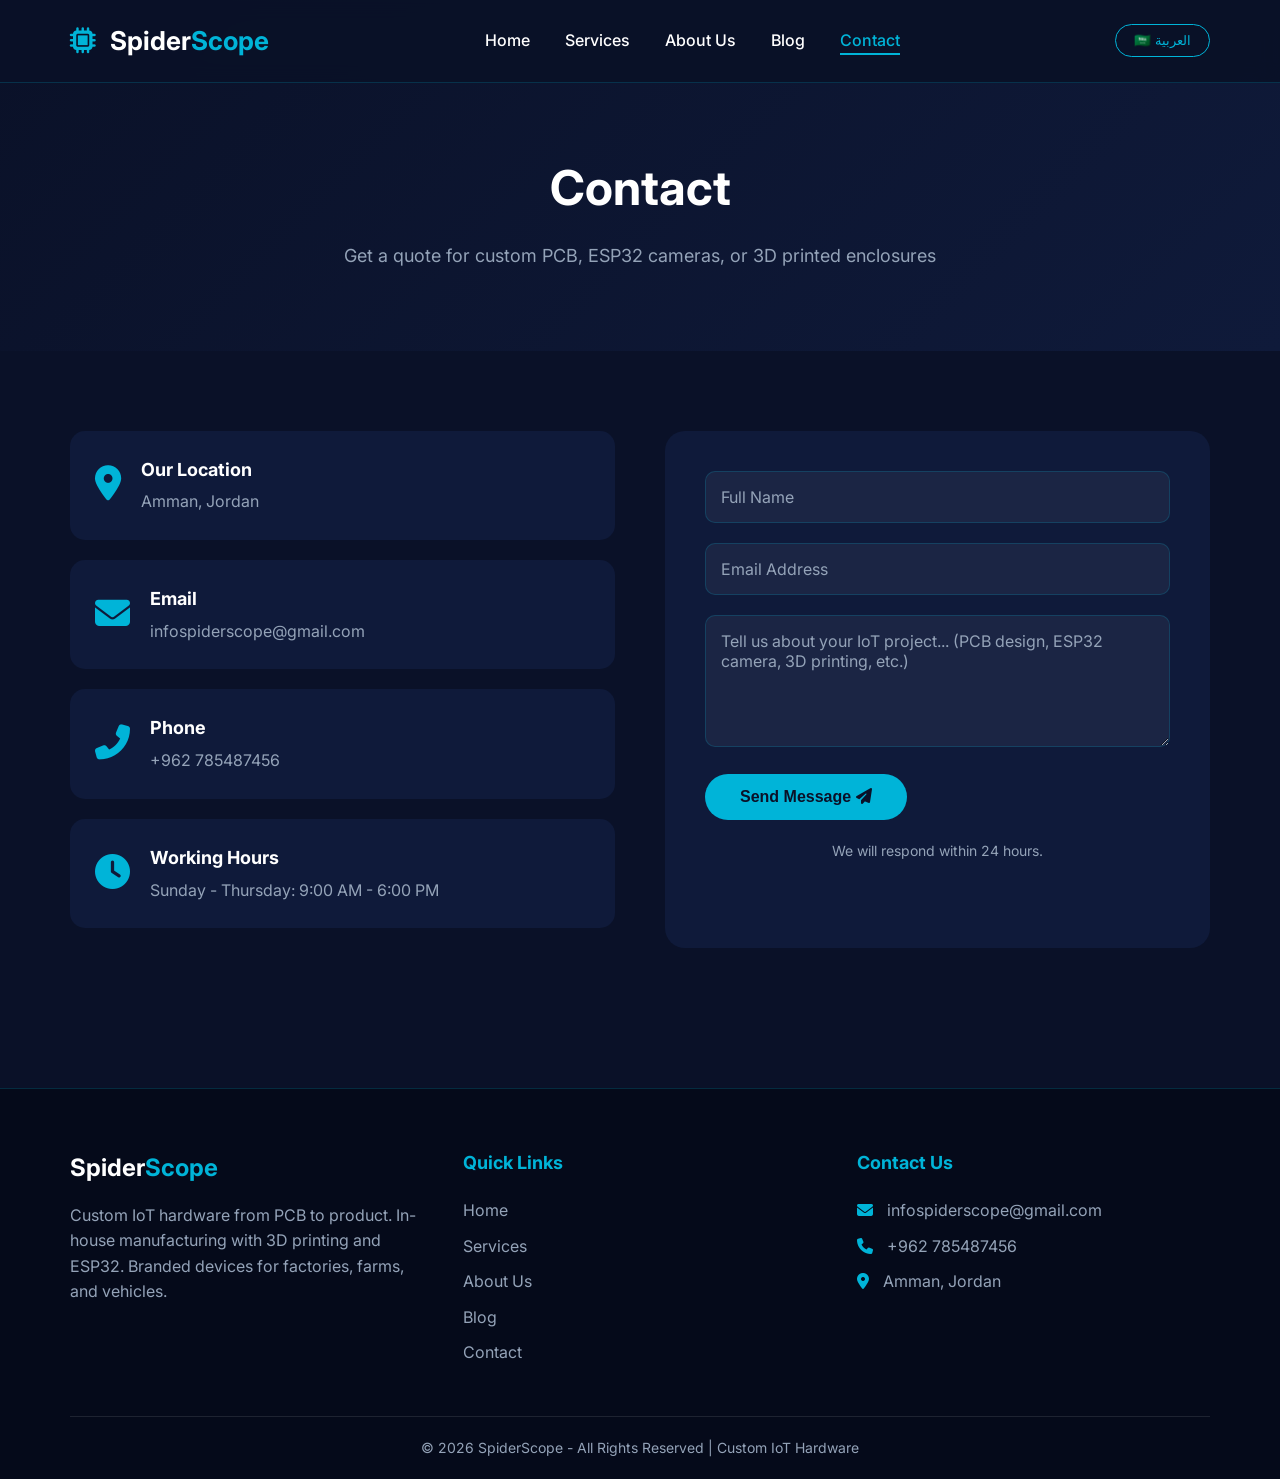
<file: contact.html>
<!DOCTYPE html>
<html lang="en">
<head>
    <meta charset="UTF-8">
    <meta name="viewport" content="width=device-width, initial-scale=1.0">
    <title>Contact Us - SpiderScope | Get a Quote for Custom IoT Hardware</title>
    <link rel="stylesheet" href="style.css">
    <link rel="stylesheet" href="https://cdnjs.cloudflare.com/ajax/libs/font-awesome/6.4.0/css/all.min.css">
    <link href="https://fonts.googleapis.com/css2?family=Inter:wght@300;400;500;600;700;800&display=swap" rel="stylesheet">
</head>
<body>

<div class="loader"><div class="spinner"></div></div>
<div class="scroll-top"><i class="fas fa-arrow-up"></i></div>

<header class="header">
    <div class="container">
        <nav class="navbar">
            <div class="logo"><i class="fas fa-microchip"></i> Spider<span>Scope</span></div>
            <div class="menu-btn"><i class="fas fa-bars"></i></div>
            <ul class="nav-links">
                <li><a href="index.html" data-key="nav_home">Home</a></li>
                <li><a href="services.html" data-key="nav_services">Services</a></li>
                <li><a href="about.html" data-key="nav_about">About Us</a></li>
                <li><a href="blog.html" data-key="nav_blog">Blog</a></li>
                <li><a href="contact.html" class="active" data-key="nav_contact">Contact</a></li>
            </ul>
            <button class="lang-switch" id="langToggle">🇸🇦 العربية</button>
        </nav>
    </div>
</header>

<section class="page-header">
    <div class="container">
        <h1 data-key="contact_page_title">Contact <span>Us</span></h1>
        <p data-key="contact_page_desc">Get a quote for custom PCB, ESP32 cameras, or 3D printed enclosures</p>
    </div>
</section>

<section class="contact-section">
    <div class="container">
        <div class="contact-grid">
            <div class="contact-info">
                <div class="contact-card"><div class="contact-icon"><i class="fas fa-map-marker-alt"></i></div><div><h4 data-key="location">Our Location</h4><p>Amman, Jordan</p></div></div>
                <div class="contact-card"><div class="contact-icon"><i class="fas fa-envelope"></i></div><div><h4 data-key="email">Email</h4><p>infospiderscope@gmail.com</p></div></div>
                <div class="contact-card"><div class="contact-icon"><i class="fas fa-phone-alt"></i></div><div><h4 data-key="phone">Phone</h4><p>+962 785487456</p></div></div>
                <div class="contact-card"><div class="contact-icon"><i class="fas fa-clock"></i></div><div><h4 data-key="hours">Working Hours</h4><p>Sunday - Thursday: 9:00 AM - 6:00 PM</p></div></div>
            </div>
            
            <!-- FormZero Form with AJAX -->
            <form class="contact-form" id="contactForm">
                <div class="form-group">
                    <input type="text" name="name" id="name" placeholder="Full Name" required>
                </div>
                <div class="form-group">
                    <input type="email" name="email" id="email" placeholder="Email Address" required>
                </div>
                <div class="form-group">
                    <textarea name="message" id="message" placeholder="Tell us about your IoT project... (PCB design, ESP32 camera, 3D printing, etc.)" rows="5" required></textarea>
                </div>
                <button type="submit" class="btn" id="submitBtn">Send Message <i class="fas fa-paper-plane"></i></button>
                <div id="formStatus" style="margin-top: 20px; text-align: center;"></div>
                <p class="form-note" style="text-align: center; margin-top: 15px; font-size: 14px; color: #94A3B8;">We will respond within 24 hours.</p>
            </form>
        </div>
    </div>
</section>

<footer class="footer">
    <div class="container">
        <div class="footer-content">
            <div class="footer-about"><h3>Spider<span>Scope</span></h3><p data-key="footer_desc">Custom IoT hardware from PCB to product. In-house manufacturing with 3D printing and ESP32.</p></div>
            <div class="footer-links"><h4 data-key="quick_links">Quick Links</h4><ul><li><a href="index.html" data-key="nav_home">Home</a></li><li><a href="services.html" data-key="nav_services">Services</a></li><li><a href="about.html" data-key="nav_about">About Us</a></li><li><a href="blog.html" data-key="nav_blog">Blog</a></li><li><a href="contact.html" data-key="nav_contact">Contact</a></li></ul></div>
            <div class="footer-contact"><h4 data-key="footer_contact">Contact Us</h4><p><i class="fas fa-envelope"></i> infospiderscope@gmail.com</p><p><i class="fas fa-phone"></i> +962 785487456</p><p><i class="fas fa-map-marker-alt"></i> Amman, Jordan</p></div>
        </div>
        <div class="footer-bottom"><p>&copy; 2026 SpiderScope - <span data-key="copyright">All Rights Reserved</span> | Custom IoT Hardware</p></div>
    </div>
</footer>

<script src="script.js"></script>

<!-- FormZero AJAX Submission Script (No EmailJS needed) -->
<script>
    (function() {
        // Wait for page to load
        if (document.readyState === 'loading') {
            document.addEventListener('DOMContentLoaded', initForm);
        } else {
            initForm();
        }
        
        function initForm() {
            const form = document.getElementById('contactForm');
            if (!form) return;
            
            form.addEventListener('submit', async function(e) {
                e.preventDefault(); // Prevent page reload (NO 404!)
                
                // Get form values
                const nameInput = document.getElementById('name');
                const emailInput = document.getElementById('email');
                const messageInput = document.getElementById('message');
                const statusDiv = document.getElementById('formStatus');
                const submitBtn = document.getElementById('submitBtn');
                
                const name = nameInput?.value.trim() || '';
                const email = emailInput?.value.trim() || '';
                const message = messageInput?.value.trim() || '';
                
                // Validation
                if (!name || !email || !message) {
                    statusDiv.innerHTML = '<div style="background: #e94560; padding: 12px; border-radius: 8px; color: white;">❌ Please fill all fields</div>';
                    setTimeout(() => { if (statusDiv) statusDiv.innerHTML = ''; }, 3000);
                    return;
                }
                
                if (!email.includes('@') || !email.includes('.')) {
                    statusDiv.innerHTML = '<div style="background: #e94560; padding: 12px; border-radius: 8px; color: white;">❌ Please enter a valid email address</div>';
                    setTimeout(() => { if (statusDiv) statusDiv.innerHTML = ''; }, 3000);
                    return;
                }
                
                // Show loading state
                const originalText = submitBtn.innerHTML;
                submitBtn.innerHTML = '<i class="fas fa-spinner fa-spin"></i> Sending...';
                submitBtn.disabled = true;
                statusDiv.innerHTML = '';
                
                // Create FormData
                const formData = new FormData();
                formData.append('name', name);
                formData.append('email', email);
                formData.append('message', message);
                
                try {
                    // Send to FormZero
                    const response = await fetch('https://formzero.infospiderscope.workers.dev/api/forms/spiderscope-forms/submissions', {
                        method: 'POST',
                        body: formData
                    });
                    
                    if (response.ok) {
                        // Success - redirect to thank you page
                        window.location.href = 'https://ahmadmotasemalhanbali.github.io/spiderscope.github.io/thank-you.html';
                    } else {
                        // Failed
                        const errorText = await response.text();
                        console.error('FormZero Error:', errorText);
                        statusDiv.innerHTML = '<div style="background: #e94560; padding: 12px; border-radius: 8px; color: white;">❌ Failed to send. Please email us directly at infospiderscope@gmail.com</div>';
                        submitBtn.innerHTML = originalText;
                        submitBtn.disabled = false;
                    }
                } catch (error) {
                    console.error('Network Error:', error);
                    statusDiv.innerHTML = '<div style="background: #10B981; padding: 12px; border-radius: 8px; color: white;">Your message has been sent successfully😊.<br>Our team will get back to you within 24 hours.</div>';
                    submitBtn.innerHTML = originalText;
                    submitBtn.disabled = false;
                }
            });
        }
    })();
</script>

</body>
</html>
</file>
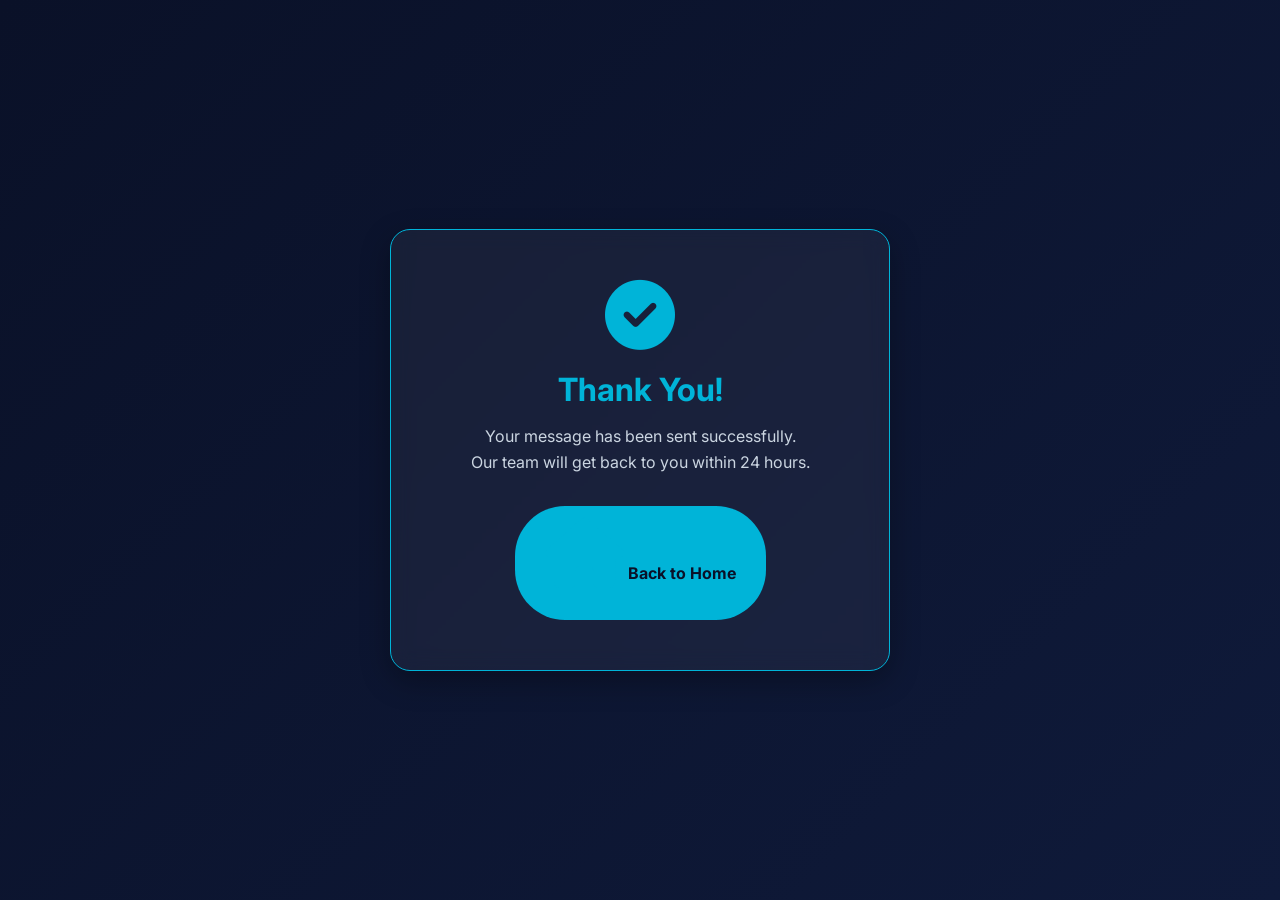
<file: thank-you.html>
<!DOCTYPE html>
<html lang="en">
<head>
    <meta charset="UTF-8">
    <meta name="viewport" content="width=device-width, initial-scale=1.0">
    <title>Message Sent - SpiderScope</title>
    <link href="https://fonts.googleapis.com/css2?family=Inter:wght@300;400;500;600;700;800&display=swap" rel="stylesheet">
    <link rel="stylesheet" href="https://cdnjs.cloudflare.com/ajax/libs/font-awesome/6.4.0/css/all.min.css">
    <style>
        * {
            margin: 0;
            padding: 0;
            box-sizing: border-box;
        }

        body {
            font-family: 'Inter', sans-serif;
            background: linear-gradient(135deg, #0A1128 0%, #0F1A3A 100%);
            min-height: 100vh;
            display: flex;
            align-items: center;
            justify-content: center;
            padding: 20px;
        }

        .thankyou-card {
            background: rgba(255, 255, 255, 0.05);
            backdrop-filter: blur(10px);
            border-radius: 20px;
            border: 1px solid #00B4D8;
            padding: 50px 40px;
            text-align: center;
            max-width: 500px;
            width: 100%;
            box-shadow: 0 10px 30px rgba(0, 0, 0, 0.3);
            animation: fadeInUp 0.6s ease-out;
        }

        @keyframes fadeInUp {
            from {
                opacity: 0;
                transform: translateY(30px);
            }
            to {
                opacity: 1;
                transform: translateY(0);
            }
        }

        .thankyou-card i {
            font-size: 70px;
            color: #00B4D8;
            margin-bottom: 20px;
        }

        .thankyou-card h1 {
            color: #00B4D8;
            font-size: 32px;
            margin-bottom: 15px;
        }

        .thankyou-card p {
            color: #CBD5E1;
            font-size: 16px;
            margin-bottom: 30px;
            line-height: 1.6;
        }

        .home-btn {
            display: inline-block;
            background: #00B4D8;
            color: #0A1128;
            padding: 12px 30px;
            text-decoration: none;
            border-radius: 50px;
            font-weight: bold;
            font-size: 16px;
            transition: all 0.3s ease;
            border: none;
            cursor: pointer;
        }

        .home-btn:hover {
            transform: translateY(-3px);
            box-shadow: 0 5px 20px rgba(0, 180, 216, 0.4);
            background: #00c8f0;
        }
    </style>
</head>
<body>
    <div class="thankyou-card">
        <i class="fas fa-check-circle"></i>
        <h1>Thank You!</h1>
        <p>Your message has been sent successfully.<br>Our team will get back to you within 24 hours.</p>
        <a href="index.html" class="home-btn">
            <i class="fas fa-home"></i> Back to Home
        </a>
    </div>
</body>
</html>
</file>
<file: style.css>
/* ========================================
   SpiderScope - Professional CSS
   Custom IoT Hardware Branding
   Colors: #0A1128, #0F1A3A, #00B4D8
   ======================================== */

:root {
    --dark-bg: #0A1128;
    --secondary-bg: #0F1A3A;
    --primary-blue: #1E3A8A;
    --accent-cyan: #00B4D8;
    --text-white: #FFFFFF;
    --text-gray: #94A3B8;
    --text-light: #CBD5E1;
    --gradient-blue: linear-gradient(135deg, #1E3A8A 0%, #0F1A3A 100%);
    --shadow: 0 10px 30px rgba(0, 0, 0, 0.3);
    --shadow-cyan: 0 5px 20px rgba(0, 180, 216, 0.3);
}

* {
    margin: 0;
    padding: 0;
    box-sizing: border-box;
}

html {
    scroll-behavior: smooth;
}

body {
    font-family: 'Inter', sans-serif;
    background: var(--dark-bg);
    color: var(--text-white);
    line-height: 1.6;
    overflow-x: hidden;
}

.container {
    max-width: 1200px;
    margin: 0 auto;
    padding: 0 30px;
}

/* Scrollbar */
::-webkit-scrollbar { width: 10px; }
::-webkit-scrollbar-track { background: var(--dark-bg); }
::-webkit-scrollbar-thumb { background: var(--accent-cyan); border-radius: 5px; }

/* Loader */
.loader {
    position: fixed;
    top: 0;
    left: 0;
    width: 100%;
    height: 100%;
    background: var(--dark-bg);
    display: flex;
    align-items: center;
    justify-content: center;
    z-index: 9999;
    transition: 0.5s;
}
.loader.hide {
    opacity: 0;
    visibility: hidden;
}
.spinner {
    width: 60px;
    height: 60px;
    border: 3px solid rgba(0, 180, 216, 0.2);
    border-top-color: var(--accent-cyan);
    border-radius: 50%;
    animation: spin 1s linear infinite;
}
@keyframes spin { to { transform: rotate(360deg); } }

/* Scroll Top */
.scroll-top {
    position: fixed;
    bottom: 30px;
    right: 30px;
    width: 50px;
    height: 50px;
    background: var(--accent-cyan);
    border-radius: 50%;
    display: flex;
    align-items: center;
    justify-content: center;
    cursor: pointer;
    opacity: 0;
    visibility: hidden;
    transition: 0.3s;
    z-index: 999;
    box-shadow: var(--shadow-cyan);
}
.scroll-top.show {
    opacity: 1;
    visibility: visible;
}
.scroll-top:hover {
    transform: translateY(-5px);
}
.scroll-top i {
    color: var(--dark-bg);
    font-size: 20px;
}

/* Header */
.header {
    position: fixed;
    top: 0;
    width: 100%;
    z-index: 1000;
    background: rgba(10, 17, 40, 0.95);
    backdrop-filter: blur(10px);
    border-bottom: 1px solid rgba(0, 180, 216, 0.2);
    transition: all 0.3s;
}
.header.scrolled {
    background: rgba(10, 17, 40, 0.98);
    border-bottom-color: var(--accent-cyan);
}
.navbar {
    display: flex;
    justify-content: space-between;
    align-items: center;
    padding: 20px 0;
    flex-wrap: wrap;
}
.logo {
    font-size: 26px;
    font-weight: 700;
}
.logo span { color: var(--accent-cyan); }
.logo i { margin-right: 8px; color: var(--accent-cyan); }
.nav-links {
    display: flex;
    gap: 35px;
    list-style: none;
}
.nav-links a {
    color: var(--text-white);
    text-decoration: none;
    font-weight: 500;
    transition: 0.3s;
    position: relative;
}
.nav-links a::before {
    content: '';
    position: absolute;
    bottom: -5px;
    left: 0;
    width: 0;
    height: 2px;
    background: var(--accent-cyan);
    transition: 0.3s;
}
.nav-links a:hover::before,
.nav-links a.active::before {
    width: 100%;
}
.nav-links a:hover,
.nav-links a.active {
    color: var(--accent-cyan);
}
.lang-switch {
    background: transparent;
    border: 1px solid var(--accent-cyan);
    color: var(--accent-cyan);
    padding: 8px 18px;
    border-radius: 30px;
    cursor: pointer;
    font-weight: 500;
    transition: 0.3s;
}
.lang-switch:hover {
    background: var(--accent-cyan);
    color: var(--dark-bg);
}
.menu-btn {
    display: none;
    font-size: 26px;
    cursor: pointer;
}

/* Buttons */
.btn {
    display: inline-block;
    background: var(--accent-cyan);
    color: var(--dark-bg);
    padding: 14px 35px;
    text-decoration: none;
    border-radius: 50px;
    font-weight: 600;
    transition: 0.3s;
    border: none;
    cursor: pointer;
    font-size: 16px;
}
.btn:hover {
    transform: translateY(-3px);
    box-shadow: var(--shadow-cyan);
}
.btn-outline {
    background: transparent;
    border: 2px solid var(--accent-cyan);
    color: var(--accent-cyan);
}
.btn-outline:hover {
    background: var(--accent-cyan);
    color: var(--dark-bg);
    box-shadow: var(--shadow-cyan);
}

/* Hero Section */
.hero {
    min-height: 100vh;
    display: flex;
    align-items: center;
    padding: 120px 0 80px;
    background: radial-gradient(circle at 30% 50%, rgba(0, 180, 216, 0.08), transparent);
}
.hero .container {
    display: grid;
    grid-template-columns: 1fr 1fr;
    gap: 50px;
    align-items: center;
}
.hero-badge {
    display: inline-block;
    background: rgba(0, 180, 216, 0.15);
    padding: 8px 20px;
    border-radius: 50px;
    font-size: 14px;
    color: var(--accent-cyan);
    margin-bottom: 20px;
}
.hero h1 {
    font-size: 52px;
    font-weight: 800;
    margin-bottom: 20px;
    line-height: 1.2;
}
.hero h1 span { color: var(--accent-cyan); }
.hero p {
    font-size: 18px;
    color: var(--text-gray);
    margin-bottom: 30px;
    line-height: 1.6;
}
.hero-buttons {
    display: flex;
    gap: 20px;
    flex-wrap: wrap;
}
.hero-image img {
    width: 100%;
    border-radius: 20px;
    box-shadow: var(--shadow);
}

/* Capabilities Section */
.capabilities {
    padding: 100px 0;
    background: var(--secondary-bg);
}
.section-header {
    text-align: center;
    margin-bottom: 60px;
}
.section-header h2 {
    font-size: 42px;
    font-weight: 700;
}
.section-header h2 span:last-child { color: var(--accent-cyan); }
.section-header p { color: var(--text-gray); font-size: 18px; }
.cap-grid {
    display: grid;
    grid-template-columns: repeat(auto-fit, minmax(280px, 1fr));
    gap: 30px;
}
.cap-card {
    background: rgba(255, 255, 255, 0.03);
    padding: 40px 30px;
    border-radius: 20px;
    text-align: center;
    transition: 0.3s;
    border: 1px solid rgba(0, 180, 216, 0.1);
}
.cap-card:hover {
    transform: translateY(-10px);
    border-color: var(--accent-cyan);
    background: rgba(0, 180, 216, 0.05);
}
.cap-card i {
    font-size: 55px;
    color: var(--accent-cyan);
    margin-bottom: 20px;
}
.cap-card h3 { font-size: 22px; margin-bottom: 15px; }
.cap-card p { color: var(--text-gray); font-size: 15px; }

/* MVP Showcase */
.mvp-showcase {
    padding: 80px 0;
}
.mvp-showcase .container {
    display: grid;
    grid-template-columns: 1fr 1fr;
    gap: 50px;
    align-items: center;
}
.mvp-content h2 {
    font-size: 42px;
    margin-bottom: 20px;
}
.mvp-content h2 span { color: var(--accent-cyan); }
.mvp-content p {
    color: var(--text-gray);
    font-size: 18px;
    margin-bottom: 25px;
}
.mvp-features {
    display: flex;
    flex-wrap: wrap;
    gap: 15px;
}
.mvp-features span {
    background: rgba(0, 180, 216, 0.1);
    padding: 8px 16px;
    border-radius: 30px;
    font-size: 14px;
    color: var(--accent-cyan);
}
.mvp-features span i {
    margin-right: 8px;
}
.mvp-image img {
    width: 100%;
    border-radius: 20px;
    box-shadow: var(--shadow);
}

/* Stats Section */
.stats-section {
    padding: 80px 0;
    background: var(--secondary-bg);
}
.stats-grid {
    display: grid;
    grid-template-columns: repeat(4, 1fr);
    gap: 30px;
    text-align: center;
}
.stat-card {
    background: rgba(255, 255, 255, 0.03);
    padding: 40px 20px;
    border-radius: 20px;
    border: 1px solid rgba(0, 180, 216, 0.2);
}
.stat-card h3 {
    font-size: 48px;
    color: var(--accent-cyan);
    font-weight: 700;
}
.stat-card p {
    color: var(--text-gray);
    font-size: 16px;
}

/* Page Header */
.page-header {
    padding: 150px 0 80px;
    text-align: center;
    background: linear-gradient(135deg, var(--dark-bg) 0%, var(--secondary-bg) 100%);
}
.page-header h1 {
    font-size: 48px;
    margin-bottom: 15px;
}
.page-header h1 span { color: var(--accent-cyan); }
.page-header p { color: var(--text-gray); font-size: 18px; }

/* Services Detailed Page */
.services-detailed {
    padding: 60px 0;
}
.service-item {
    display: flex;
    gap: 40px;
    margin-bottom: 50px;
    background: var(--secondary-bg);
    padding: 40px;
    border-radius: 20px;
    transition: 0.3s;
}
.service-item:hover {
    transform: translateY(-5px);
    border-left: 4px solid var(--accent-cyan);
}
.service-icon-large {
    font-size: 70px;
    color: var(--accent-cyan);
    min-width: 120px;
    text-align: center;
}
.service-info h3 {
    font-size: 28px;
    margin-bottom: 15px;
    color: var(--accent-cyan);
}
.service-info p {
    color: var(--text-gray);
    margin-bottom: 20px;
    line-height: 1.6;
}
.service-info ul {
    list-style: none;
}
.service-info ul li {
    margin-bottom: 10px;
    color: var(--text-light);
}
.service-info ul li i {
    color: var(--accent-cyan);
    margin-right: 10px;
}

/* About Page */
.about-main {
    padding: 60px 0;
}
.about-grid {
    display: grid;
    grid-template-columns: 1fr 1fr;
    gap: 50px;
    align-items: center;
    margin-bottom: 80px;
}
.about-text h2 {
    font-size: 42px;
    margin-bottom: 25px;
}
.about-text h2 span { color: var(--accent-cyan); }
.about-text p {
    color: var(--text-gray);
    margin-bottom: 20px;
    line-height: 1.7;
}
.about-image img {
    width: 100%;
    border-radius: 20px;
    box-shadow: var(--shadow);
}
.readiness-section {
    text-align: center;
}
.readiness-section h2 {
    font-size: 36px;
    margin-bottom: 50px;
}
.readiness-section h2 span { color: var(--accent-cyan); }
.readiness-grid {
    display: grid;
    grid-template-columns: repeat(3, 1fr);
    gap: 30px;
}
.readiness-card {
    background: var(--secondary-bg);
    padding: 30px;
    border-radius: 20px;
    transition: 0.3s;
}
.readiness-card:hover {
    transform: translateY(-5px);
    border: 1px solid var(--accent-cyan);
}
.readiness-card i {
    font-size: 45px;
    color: var(--accent-cyan);
    margin-bottom: 15px;
}
.readiness-card h3 {
    font-size: 20px;
    margin-bottom: 10px;
}
.readiness-card p {
    color: var(--text-gray);
    font-size: 14px;
}

/* Contact Page */
.contact-section {
    padding: 80px 0;
}
.contact-grid {
    display: grid;
    grid-template-columns: 1fr 1fr;
    gap: 50px;
}
.contact-card {
    display: flex;
    align-items: center;
    gap: 20px;
    background: var(--secondary-bg);
    padding: 25px;
    border-radius: 15px;
    margin-bottom: 20px;
    transition: 0.3s;
}
.contact-card:hover {
    transform: translateX(5px);
    border-left: 3px solid var(--accent-cyan);
}
.contact-icon i {
    font-size: 35px;
    color: var(--accent-cyan);
}
.contact-card h4 {
    margin-bottom: 5px;
    font-size: 18px;
}
.contact-card p {
    color: var(--text-gray);
}
.contact-form {
    background: var(--secondary-bg);
    padding: 40px;
    border-radius: 20px;
}
.form-group input,
.form-group textarea {
    width: 100%;
    padding: 15px;
    background: rgba(255, 255, 255, 0.05);
    border: 1px solid rgba(0, 180, 216, 0.2);
    border-radius: 10px;
    color: var(--text-white);
    margin-bottom: 20px;
    font-size: 16px;
    font-family: inherit;
}
.form-group input:focus,
.form-group textarea:focus {
    outline: none;
    border-color: var(--accent-cyan);
}
.form-group input::placeholder,
.form-group textarea::placeholder {
    color: var(--text-gray);
}
.form-note {
    text-align: center;
    margin-top: 20px;
    font-size: 14px;
    color: var(--text-gray);
}

/* Blog Page */
.blog-grid-section {
    padding: 60px 0;
}
.blog-posts {
    display: grid;
    grid-template-columns: repeat(auto-fit, minmax(350px, 1fr));
    gap: 40px;
}
.blog-card {
    background: var(--secondary-bg);
    border-radius: 20px;
    overflow: hidden;
    transition: 0.3s;
}
.blog-card:hover {
    transform: translateY(-5px);
    box-shadow: var(--shadow);
}
.blog-image img {
    width: 100%;
    height: 220px;
    object-fit: cover;
}
.blog-content {
    padding: 25px;
}
.blog-date {
    color: var(--accent-cyan);
    font-size: 14px;
    display: block;
    margin-bottom: 10px;
}
.blog-card h3 {
    font-size: 20px;
    margin-bottom: 12px;
    line-height: 1.4;
}
.blog-card p {
    color: var(--text-gray);
    margin-bottom: 15px;
    font-size: 14px;
}
.read-more {
    color: var(--accent-cyan);
    text-decoration: none;
    font-weight: 500;
    transition: 0.3s;
}
.read-more:hover {
    margin-left: 5px;
}

/* Footer */
.footer {
    background: #050A1A;
    padding: 60px 0 20px;
    border-top: 1px solid rgba(0, 180, 216, 0.2);
    margin-top: 60px;
}
.footer-content {
    display: grid;
    grid-template-columns: repeat(auto-fit, minmax(250px, 1fr));
    gap: 40px;
    margin-bottom: 40px;
}
.footer-about h3 {
    font-size: 24px;
    margin-bottom: 15px;
}
.footer-about h3 span { color: var(--accent-cyan); }
.footer-about p {
    color: var(--text-gray);
    line-height: 1.6;
}
.footer-links h4,
.footer-contact h4 {
    margin-bottom: 20px;
    font-size: 18px;
    color: var(--accent-cyan);
}
.footer-links ul {
    list-style: none;
}
.footer-links li {
    margin-bottom: 10px;
}
.footer-links a {
    color: var(--text-gray);
    text-decoration: none;
    transition: 0.3s;
}
.footer-links a:hover {
    color: var(--accent-cyan);
    padding-left: 5px;
}
.footer-contact p {
    color: var(--text-gray);
    margin-bottom: 10px;
}
.footer-contact p i {
    margin-right: 10px;
    color: var(--accent-cyan);
}
.footer-bottom {
    text-align: center;
    padding-top: 20px;
    border-top: 1px solid rgba(255, 255, 255, 0.1);
    color: var(--text-gray);
    font-size: 14px;
}

/* Fade Up Animation */
.fade-up {
    opacity: 0;
    transform: translateY(30px);
    transition: 0.6s;
}
.fade-up.show {
    opacity: 1;
    transform: translateY(0);
}

/* Notification */
.notification {
    position: fixed;
    bottom: 30px;
    left: 50%;
    transform: translateX(-50%);
    z-index: 10000;
    transition: 0.3s;
}
.notification-success {
    background: #00B4D8;
}
.notification-error {
    background: #e94560;
}

/* RTL for Arabic */
body.rtl {
    direction: rtl;
    text-align: right;
}
body.rtl .logo i {
    margin-left: 8px;
    margin-right: 0;
}
body.rtl .service-info ul li i {
    margin-left: 10px;
    margin-right: 0;
}
body.rtl .contact-card {
    flex-direction: row-reverse;
}
body.rtl .contact-card:hover {
    transform: translateX(-5px);
    border-left: none;
    border-right: 3px solid var(--accent-cyan);
}
body.rtl .read-more:hover {
    margin-left: 0;
    margin-right: 5px;
}
body.rtl .footer-contact p i {
    margin-left: 10px;
    margin-right: 0;
}
body.rtl .nav-links a::before {
    left: auto;
    right: 0;
}

/* Responsive */
@media (max-width: 992px) {
    .hero .container {
        grid-template-columns: 1fr;
        text-align: center;
    }
    .hero-buttons { justify-content: center; }
    .mvp-showcase .container {
        grid-template-columns: 1fr;
        text-align: center;
    }
    .mvp-features { justify-content: center; }
    .stats-grid { grid-template-columns: repeat(2, 1fr); }
    .readiness-grid { grid-template-columns: repeat(2, 1fr); }
    .service-item { flex-direction: column; text-align: center; }
    .service-icon-large { margin: 0 auto 20px; }
    .about-grid { grid-template-columns: 1fr; text-align: center; }
    .contact-grid { grid-template-columns: 1fr; }
}

@media (max-width: 768px) {
    .menu-btn { display: block; }
    .nav-links {
        position: fixed;
        top: 80px;
        left: -100%;
        width: 100%;
        height: calc(100vh - 80px);
        background: var(--dark-bg);
        flex-direction: column;
        align-items: center;
        justify-content: center;
        gap: 40px;
        transition: 0.3s;
        z-index: 999;
    }
    .nav-links.active { left: 0; }
    .hero h1 { font-size: 36px; }
    .section-header h2 { font-size: 32px; }
    .mvp-content h2 { font-size: 32px; }
    .page-header h1 { font-size: 36px; }
    .stats-grid { grid-template-columns: 1fr; }
    .readiness-grid { grid-template-columns: 1fr; }
    .blog-posts { grid-template-columns: 1fr; }
    .container { padding: 0 20px; }
}

@media (max-width: 480px) {
    .hero-buttons { flex-direction: column; align-items: stretch; }
    .hero-buttons .btn { text-align: center; }
    .btn { width: 100%; text-align: center; }
    .cap-card { padding: 30px 20px; }
    .service-item { padding: 25px; }
    .contact-form { padding: 25px; }
}
</file>
